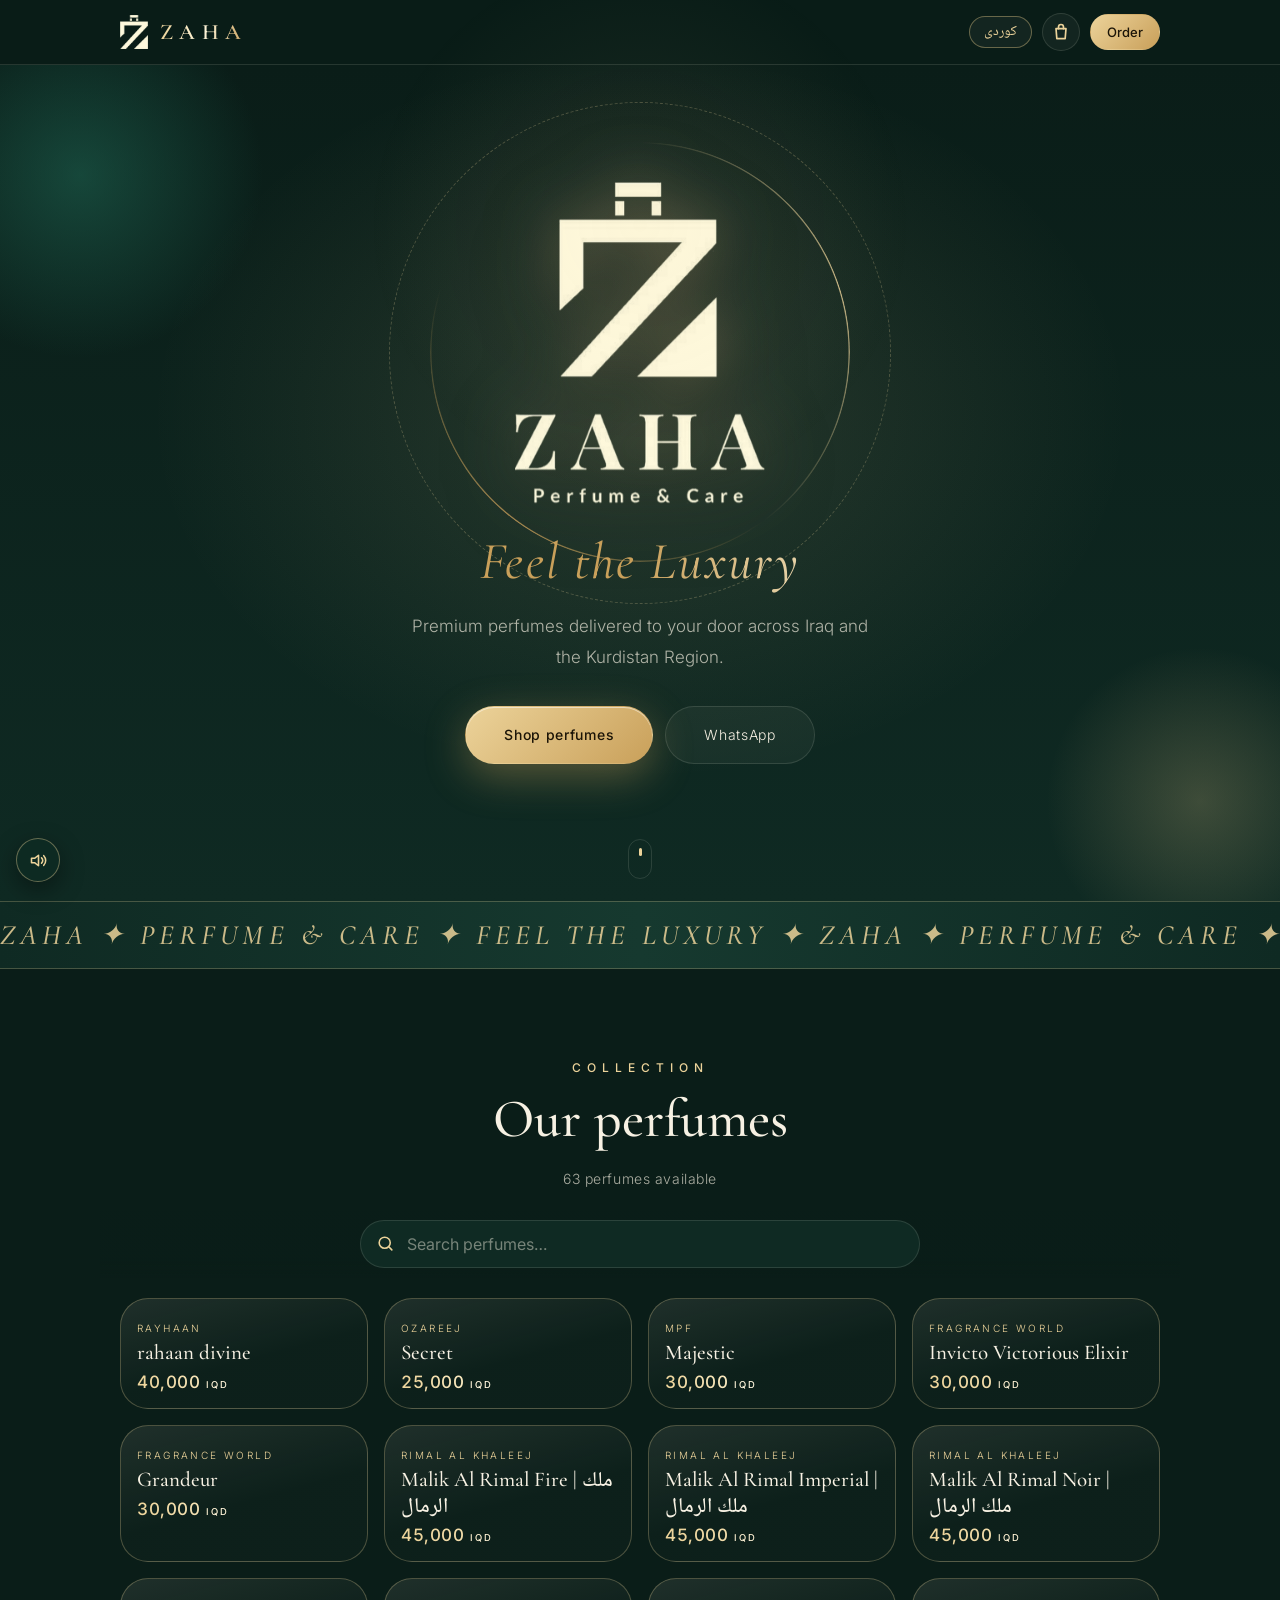
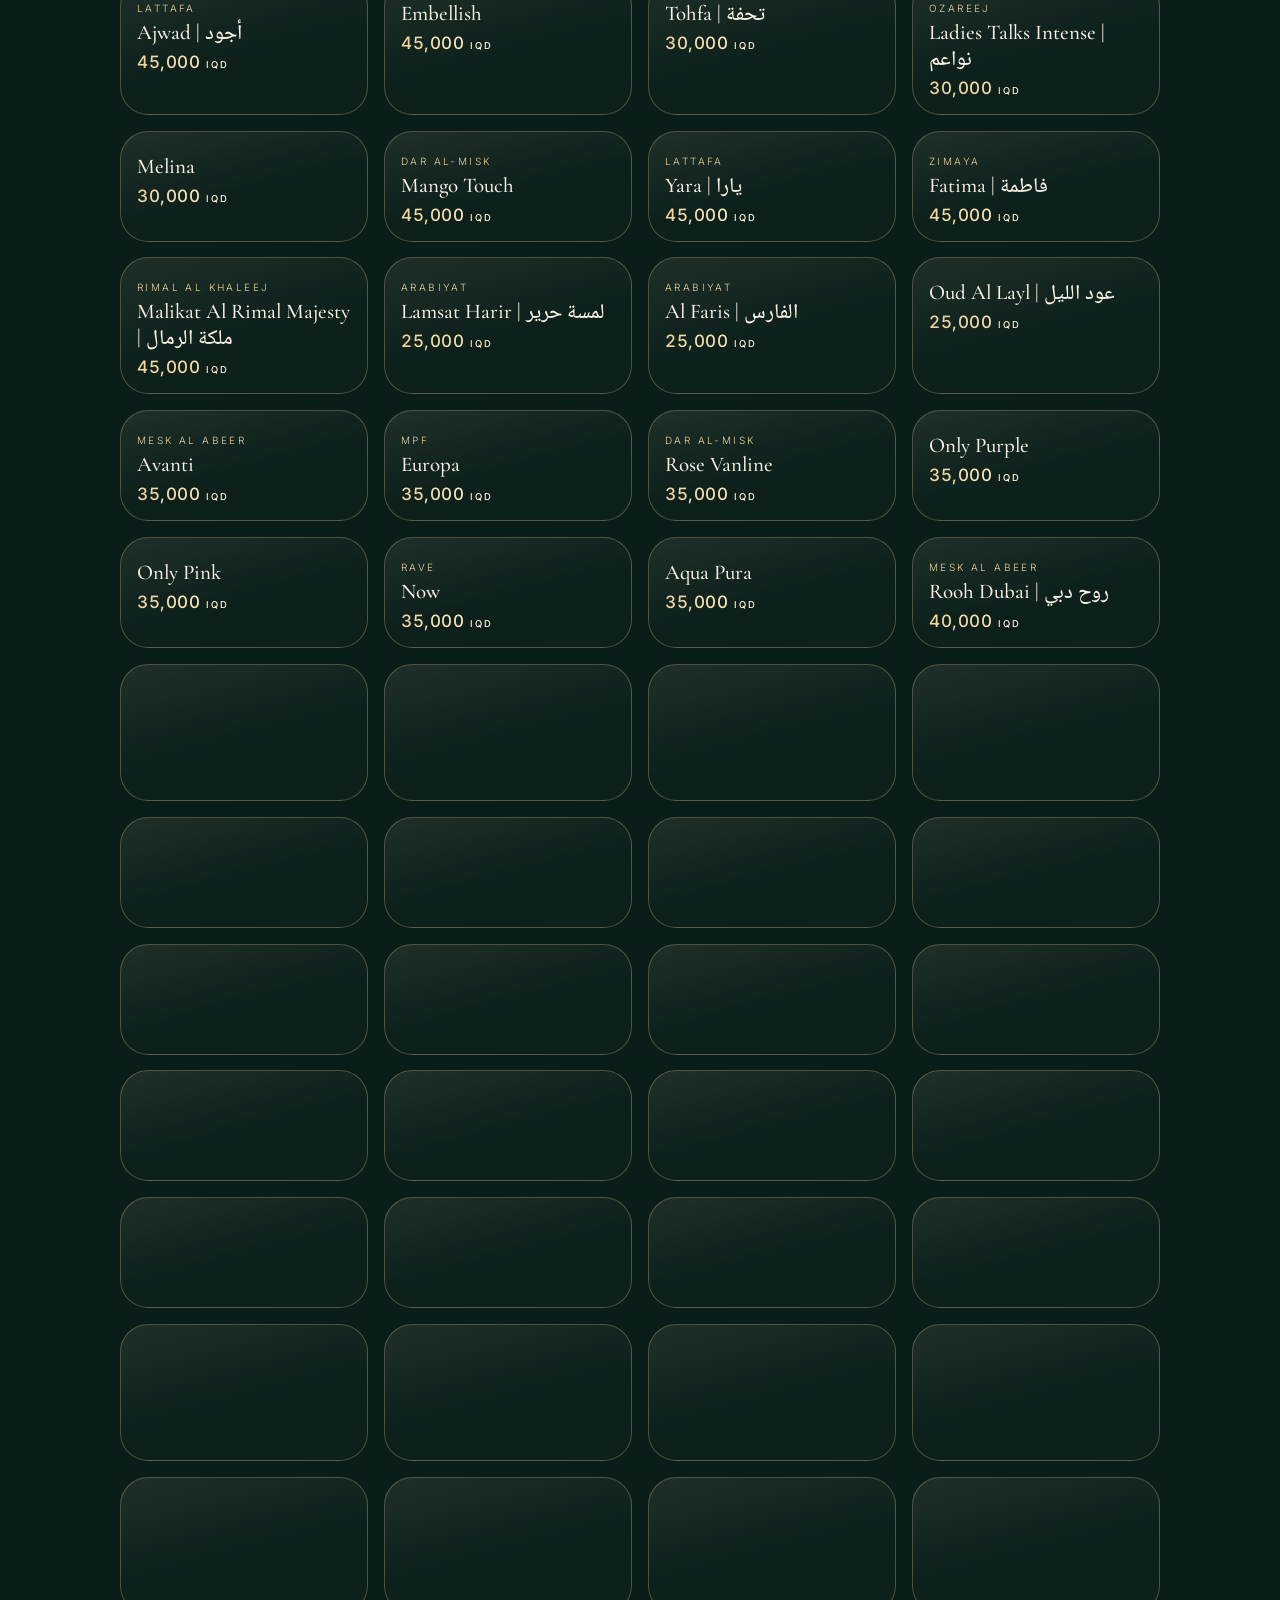
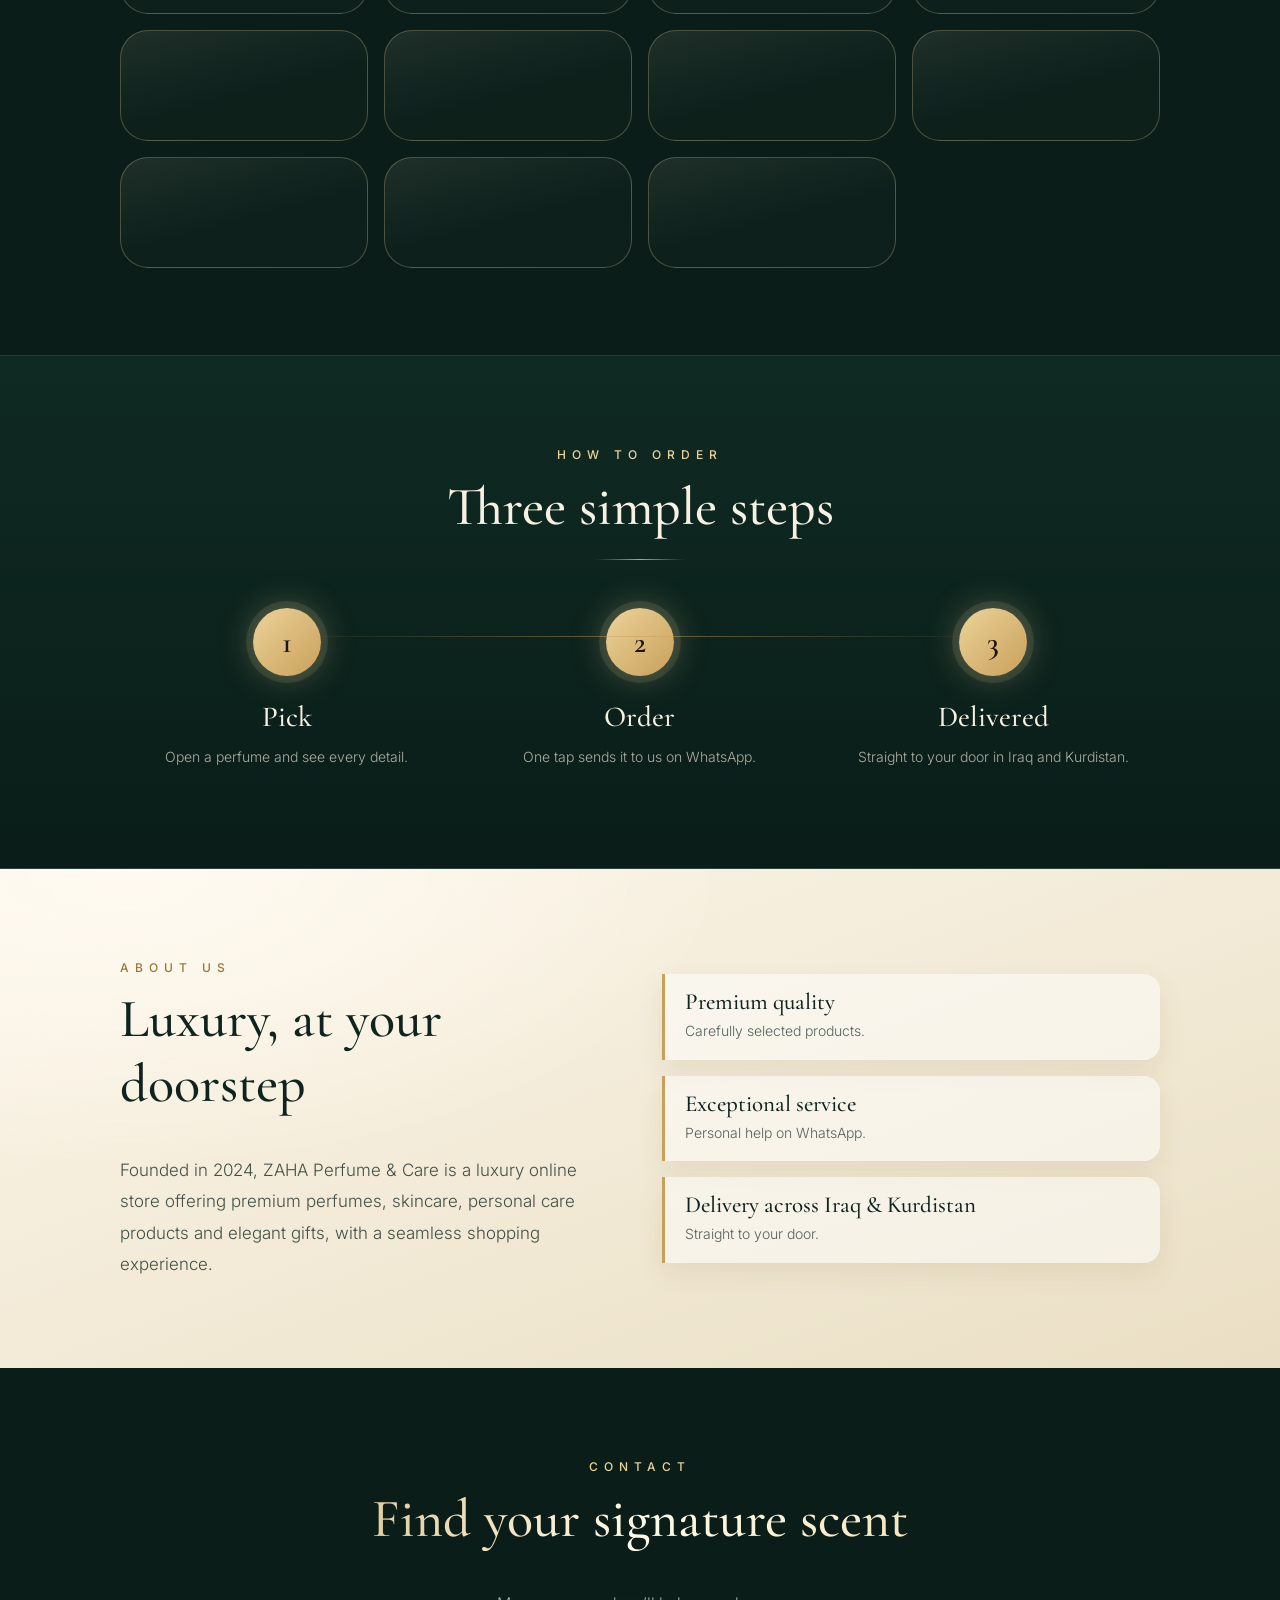
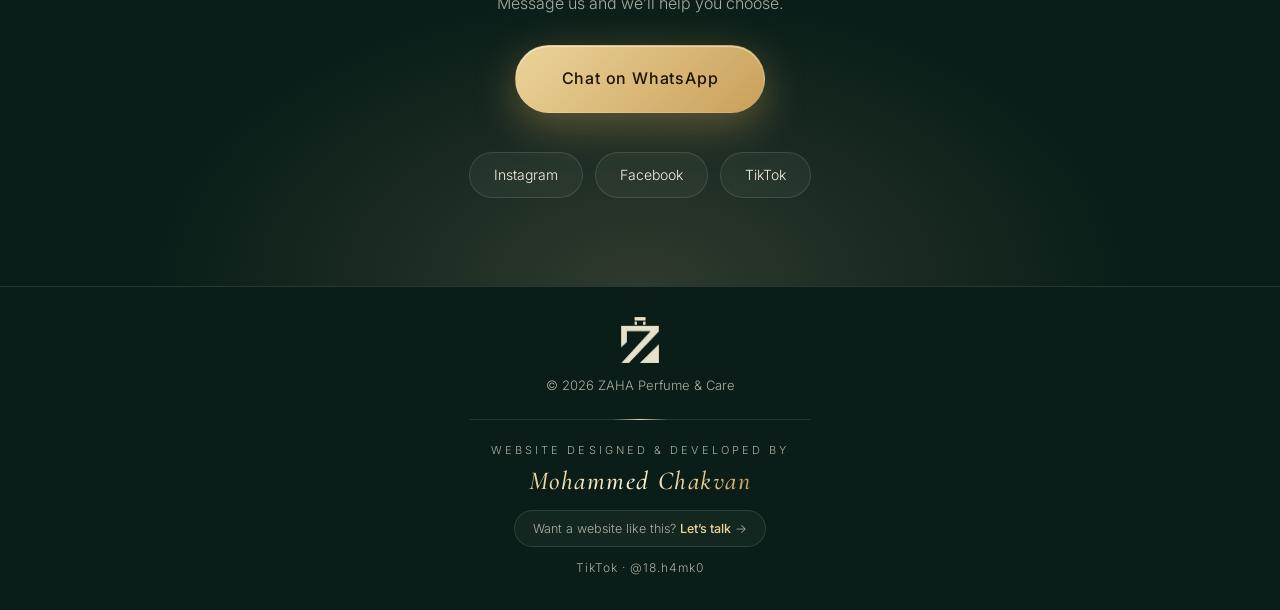
<file: index.html>
<!DOCTYPE html>
<html lang="en" dir="ltr">
<head>
<meta charset="utf-8">
<meta name="viewport" content="width=device-width, initial-scale=1, viewport-fit=cover">
<meta name="theme-color" content="#0b1f1a">
<link rel="icon" href="favicon.png">
<title>ZAHA | Perfume &amp; Care</title>
<meta name="description" content="ZAHA Perfume &amp; Care: premium perfumes delivered across Iraq and the Kurdistan Region.">
<link rel="preconnect" href="https://fonts.googleapis.com"><link rel="preconnect" href="https://fonts.gstatic.com" crossorigin>
<link href="https://fonts.googleapis.com/css2?family=Cormorant+Garamond:ital,wght@0,400;0,500;0,600;1,400&amp;family=Inter:wght@300;400;500&amp;family=Noto+Naskh+Arabic:wght@400;600&amp;display=swap" rel="stylesheet">
<link rel="stylesheet" href="style.css?v=5">
</head>
<body>
<div class="splash" aria-hidden="true"><img src="logo-mark.png" alt=""></div>
<div class="prog" id="prog"></div>
<header><div class="wrap bar">
<a class="logo" href="#top"><img src="logo-mark.png" alt=""><span>ZAHA</span></a>
<div class="tools"><button type="button" class="pill lang" id="langBtn" aria-label="Language">کوردی</button><button type="button" class="cartbtn" id="cartBtn" aria-label="Cart"><svg viewBox="0 0 24 24" fill="none" stroke="currentColor" stroke-width="2" stroke-linecap="round" stroke-linejoin="round" aria-hidden="true"><path d="M6 8h12l-1 12H7L6 8z"/><path d="M9 8V6a3 3 0 0 1 6 0v2"/></svg><span class="bd" id="cc" hidden>0</span></button><a class="pill solid" href="https://wa.me/9647509316163" target="_blank" rel="noopener" data-t="order_h">Order</a></div>
</div></header>
<main id="top">
<div class="hero"><i class="glow g1"></i><i class="glow g2"></i><div class="wrap">
<img class="hero-logo" src="logo.png" alt="ZAHA Perfume &amp; Care">
<div class="tag">Feel the Luxury</div>
<p class="sub" data-t="sub">Premium perfumes delivered to your door across Iraq and the Kurdistan Region.</p>
<div class="btns"><a class="btn fill" href="#collections" data-t="shop">Shop perfumes</a><a class="btn" href="https://wa.me/9647509316163" target="_blank" rel="noopener" data-t="wa">WhatsApp</a></div>
</div><a class="cue" href="#collections" aria-label="Scroll"><i></i></a></div>

<div class="marq" aria-hidden="true"><div class="mt"><span>ZAHA ✦ PERFUME &amp; CARE ✦ FEEL THE LUXURY ✦ </span><span>ZAHA ✦ PERFUME &amp; CARE ✦ FEEL THE LUXURY ✦ </span><span>ZAHA ✦ PERFUME &amp; CARE ✦ FEEL THE LUXURY ✦ </span><span>ZAHA ✦ PERFUME &amp; CARE ✦ FEEL THE LUXURY ✦ </span></div></div>

<section id="collections"><div class="wrap">
<div class="eyebrow rv" data-t="col">Collection</div>
<h2 class="rv" data-t="ours">Our perfumes</h2>
<p class="count-line" id="countLine" aria-live="polite"></p>
<div class="searchbar" id="searchbar"><div class="sb-in">
<svg viewBox="0 0 24 24" fill="none" stroke="currentColor" stroke-width="2" stroke-linecap="round" stroke-linejoin="round" aria-hidden="true"><circle cx="11" cy="11" r="7"/><path d="m20 20-3.5-3.5"/></svg>
<input id="q" type="search" placeholder="Search perfumes… | ل وێ گولاڤێ بگەرە یا د لێ تە دخازیت " enterkeyhint="search" autocomplete="off" autocapitalize="off" spellcheck="false" aria-label="Search perfumes">
<button type="button" id="qClear" class="hide" aria-label="Clear">✕</button>
</div></div>
<div class="pgrid shop" id="shop"></div>
</div></section>

<section class="steps"><div class="wrap">
<div class="eyebrow rv" data-t="how">How to order</div>
<h2 class="rv" data-t="three">Three simple steps</h2>
<div class="grid3">
<div class="step rv"><b>1</b><h3 data-t="s1h">Pick</h3><p data-t="s1p">Open a perfume and see every detail.</p></div>
<div class="step rv"><b>2</b><h3 data-t="s2h">Order</h3><p data-t="s2p">One tap sends it to us on WhatsApp.</p></div>
<div class="step rv"><b>3</b><h3 data-t="s3h">Delivered</h3><p data-t="s3p">Straight to your door in Iraq and Kurdistan.</p></div>
</div></div></section>

<section class="ivory" id="about"><div class="wrap about">
<div class="rv"><div class="eyebrow" data-t="ab">About us</div>
<h2 data-t="abh">Luxury, at your doorstep</h2>
<p data-t="abp">Founded in 2024, ZAHA Perfume & Care is a luxury online store offering premium perfumes, skincare, personal care products and elegant gifts, with a seamless shopping experience.</p></div>
<div class="feat rv">
<div><b data-t="f1">Premium quality</b><span data-t="f1s">Carefully selected products.</span></div>
<div><b data-t="f2">Exceptional service</b><span data-t="f2s">Personal help on WhatsApp.</span></div>
<div><b data-t="f3">Delivery across Iraq & Kurdistan</b><span data-t="f3s">Straight to your door.</span></div>
</div></div></section>

<section id="contact"><div class="wrap cta">
<div class="eyebrow rv" data-t="ct">Contact</div>
<h2 class="rv" data-t="cth">Find your signature scent</h2>
<p class="rv" data-t="ctp">Message us and we’ll help you choose.</p>
<a class="btn fill rv" href="https://wa.me/9647509316163" target="_blank" rel="noopener" data-t="cwa">Chat on WhatsApp</a>
<div class="soc rv">
<a class="pill" href="https://www.instagram.com/zaha_perfume_care" target="_blank" rel="noopener">Instagram</a>
<a class="pill" href="https://www.facebook.com/share/1GRAE7VTtz/" target="_blank" rel="noopener">Facebook</a>
<a class="pill" href="https://www.tiktok.com/@zaha_perfume_care" target="_blank" rel="noopener">TikTok</a>
</div></div></section>
</main>
<footer><img src="logo-mark.png" alt="">© 2026 ZAHA Perfume &amp; Care
<div class="credit"><span class="credit-line">Website designed &amp; developed by</span>
<a class="credit-name" href="https://wa.me/9647508863907" target="_blank" rel="noopener">Mohammed Chakvan</a>
<a class="credit-cta" href="https://wa.me/9647508863907" target="_blank" rel="noopener">Want a website like this? <b>Let’s talk</b> →</a>
<a class="credit-tt" href="https://www.tiktok.com/@18.h4mk0?_r=1&amp;_t=ZS-9Aef3ol1jYz" target="_blank" rel="noopener">TikTok · @18.h4mk0</a></div></footer>

<div class="dt" id="dt" aria-hidden="true"><div class="dt-sheet" role="dialog" aria-modal="true"><button type="button" class="dt-x" id="dtX" aria-label="Close">✕</button><div id="dtBody"></div></div></div>

<div class="dt" id="ct" aria-hidden="true"><div class="dt-sheet" role="dialog" aria-modal="true"><button type="button" class="dt-x" id="ctX" aria-label="Close">✕</button><div class="ct-in" id="ctBody"></div></div></div>
<button type="button" class="snd" id="snd" aria-label="Sound" aria-pressed="true"><svg viewBox="0 0 24 24" fill="none" stroke="currentColor" stroke-width="1.8" stroke-linecap="round" stroke-linejoin="round"><path d="M4 9.5h3.5L12 6v12l-4.5-3.5H4z"/><path class="w" d="M15.5 9a4 4 0 0 1 0 6M18 6.5a8 8 0 0 1 0 11"/><path class="x" d="M15.5 9.5l5 5m0-5l-5 5"/></svg></button>
<div class="toast" id="toast" role="status" aria-live="polite"></div>

<script src="config.js"></script>
<script src="script.js?v=4" defer></script>
<script src="luxe.js?v=1" defer></script>
</body>
</html>
</file>
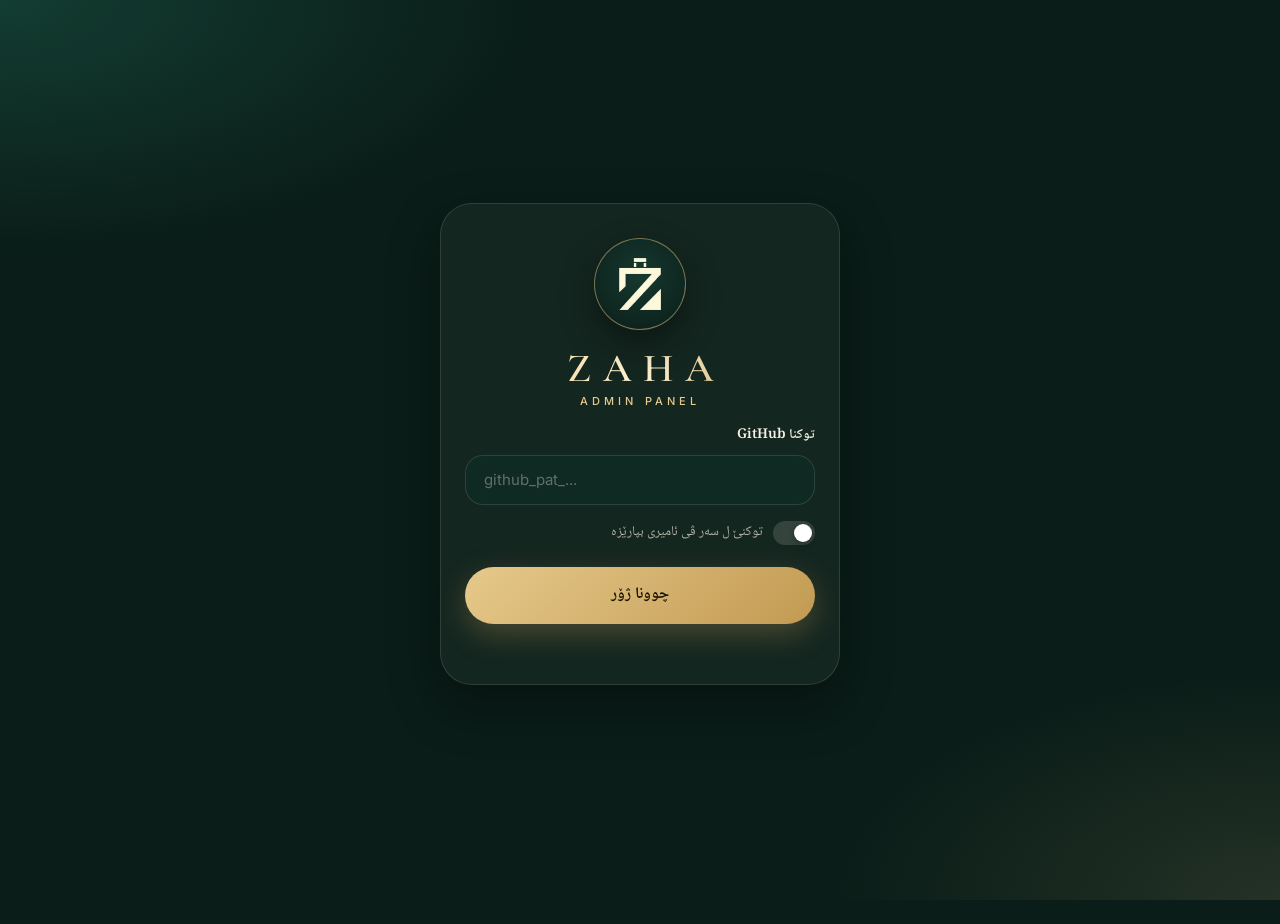
<file: admin.html>
<!DOCTYPE html>
<html lang="ku" dir="rtl"><head><meta charset="UTF-8"><meta name="robots" content="noindex,nofollow"><meta name="viewport" content="width=device-width,initial-scale=1,viewport-fit=cover">
<meta name="theme-color" content="#0a1d18">
<title>پانێلا ئەدمین | ZAHA</title><link rel="icon" href="favicon.png">
<link rel="preconnect" href="https://fonts.googleapis.com"><link rel="preconnect" href="https://fonts.gstatic.com" crossorigin>
<link href="https://fonts.googleapis.com/css2?family=Cormorant+Garamond:ital,wght@0,500;0,600;1,400&family=Inter:wght@300;400;500&family=Noto+Naskh+Arabic:wght@400;600&display=swap" rel="stylesheet">
<style>
*{box-sizing:border-box;margin:0;padding:0;-webkit-tap-highlight-color:transparent}[hidden]{display:none!important}
:root{--bg:#0a1d18;--bg2:#0f2a23;--bg3:#16392f;--ivory:#f7f1e3;--gold:#e6c98b;--gold2:#c29a52;--mute:rgba(247,241,227,.68);--line:rgba(247,241,227,.12);--glass:rgba(247,241,227,.045);--red:#f1a0a0;--green:#9fe0b0}
html{background:var(--bg)}
body{font:300 15px/1.8 'Noto Naskh Arabic',Inter,system-ui,sans-serif;color:var(--ivory);padding:14px 14px calc(50px + env(safe-area-inset-bottom,0px));min-height:100vh;
 background:radial-gradient(60% 40% at 0 0,rgba(36,120,98,.35),transparent 70%),radial-gradient(50% 36% at 100% 100%,rgba(230,201,139,.12),transparent 70%),var(--bg);background-attachment:fixed}
button{font:inherit;border:0;background:none;color:inherit;cursor:pointer}
.w{max-width:560px;margin:0 auto}
.cap{display:block;font:500 11px Inter,sans-serif;letter-spacing:.38em;text-transform:uppercase;color:var(--gold);direction:ltr}
.brandname{display:block;font:600 40px/1.2 'Cormorant Garamond',serif;letter-spacing:.3em;padding-inline-start:.3em;direction:ltr;background:linear-gradient(90deg,var(--gold),#fff3d1,var(--gold2));-webkit-background-clip:text;background-clip:text;color:transparent}
.ring{display:inline-grid;place-items:center;width:92px;height:92px;border-radius:50%;background:radial-gradient(circle at 50% 40%,var(--bg3),var(--bg));border:1px solid rgba(230,201,139,.5);box-shadow:0 14px 34px rgba(0,0,0,.4)}.ring img{height:52px;width:auto;display:block}
label{display:block;font-weight:600;font-size:13.5px;margin:16px 0 6px;color:var(--ivory)}
input:not([type=checkbox]):not([type=radio]),select,textarea{width:100%;padding:12px 18px;border-radius:18px;border:1px solid var(--line);background:var(--bg2);color:var(--ivory);font:400 15px/1.6 Inter,'Noto Naskh Arabic',sans-serif;transition:border-color .2s,box-shadow .2s;-webkit-appearance:none;appearance:none}
textarea{resize:vertical;min-height:84px;border-radius:20px}
input::placeholder,textarea::placeholder{color:rgba(247,241,227,.35)}
input:focus,select:focus,textarea:focus{outline:0;border-color:var(--gold);box-shadow:0 0 0 3px rgba(230,201,139,.16)}
.ltr{direction:ltr;text-align:start}
.go{position:relative;overflow:hidden;display:block;width:100%;margin-top:22px;padding:14px;border-radius:40px;background:linear-gradient(135deg,var(--gold),var(--gold2));color:#1b1407;font-weight:600;font-size:16px;box-shadow:0 10px 30px rgba(194,154,82,.3);transition:transform .2s}
.go:active{transform:scale(.97)}.go:disabled{opacity:.55}
.ghost{padding:6px 16px;border-radius:30px;background:var(--glass);border:1px solid var(--line);font-size:13px;font-weight:600;color:var(--ivory);display:inline-block;transition:.25s}.ghost:hover{border-color:var(--gold);color:var(--gold)}
.msg{min-height:24px;margin-top:10px;text-align:center;color:var(--gold);font-weight:600;font-size:13.5px}
.lg{min-height:calc(100vh - 40px);display:grid;place-items:center}
.lg-card{width:100%;max-width:400px;text-align:center;padding:34px 24px 26px;border-radius:32px;background:var(--glass);border:1px solid var(--line);box-shadow:0 20px 50px rgba(0,0,0,.35)}
.lg-card label{text-align:start}.lg-card .brandname{margin-top:14px}.lg-card .cap{margin:2px 0 10px}
.sw{display:flex!important;align-items:center;gap:10px;font-weight:400!important;color:var(--mute)!important;cursor:pointer}.sw input{display:none}
.sw i{flex:none;width:42px;height:24px;border-radius:99px;background:rgba(247,241,227,.14);position:relative;transition:.25s}
.sw i::after{content:"";position:absolute;top:3px;inset-inline-start:3px;width:18px;height:18px;border-radius:50%;background:#fff;box-shadow:0 2px 6px rgba(0,0,0,.3);transition:.25s}
.sw input:checked+i{background:linear-gradient(135deg,var(--gold),var(--gold2))}.sw input:checked+i::after{inset-inline-start:21px}
.bar{position:sticky;top:calc(8px + env(safe-area-inset-top,0px));z-index:20;display:flex;justify-content:space-between;align-items:center;gap:8px;padding:7px 8px 7px 14px;border-radius:99px;background:rgba(10,29,24,.94);border:1px solid var(--line);box-shadow:0 10px 30px rgba(0,0,0,.35);margin-bottom:16px}
.bb{display:flex;align-items:center;gap:10px;direction:ltr}.bb img{height:30px;width:auto}.bb b{display:block;font:600 16px 'Cormorant Garamond',serif;letter-spacing:.3em;line-height:1.1}.bb .cap{font-size:8.5px;letter-spacing:.34em}
.bar-r{display:flex;gap:6px}
.stats{display:grid;grid-template-columns:repeat(3,1fr);gap:10px;margin-bottom:16px}
.st{text-align:center;padding:14px 6px;border-radius:22px;background:var(--glass);border:1px solid var(--line)}
.st b{display:block;font:600 30px/1.1 'Cormorant Garamond',serif;color:var(--gold)}.st span{font-size:12.5px;color:var(--mute)}
.panel{position:relative;padding:24px 18px 20px;margin-bottom:16px;border-radius:28px;background:var(--glass);border:1px solid var(--line)}
.panel::before{content:"";position:absolute;top:-1px;inset-inline:34px;height:1px;background:linear-gradient(90deg,transparent,var(--gold),transparent)}
.panel h2{font:600 24px 'Cormorant Garamond','Noto Naskh Arabic',serif;margin-bottom:2px}
.chips{display:flex;flex-wrap:wrap;gap:8px}.chip{margin:0!important;cursor:pointer}.chip input{display:none}
.chip span{display:block;min-width:46px;text-align:center;padding:6px 16px;border-radius:99px;border:1px solid var(--line);background:var(--glass);font-weight:500;font-size:13.5px;color:var(--mute);transition:.2s}
.chip input:checked+span{background:linear-gradient(135deg,var(--gold),var(--gold2));color:#1b1407;border-color:transparent;font-weight:600}
.two{display:grid;grid-template-columns:1fr 1fr;gap:12px}.two label:first-child{margin-top:16px}
.hint{font-size:12px;color:var(--mute);font-weight:300;margin-top:4px}
.drop{display:flex!important;flex-direction:column;align-items:center;gap:2px;padding:20px;border-radius:22px;border:1.5px dashed rgba(230,201,139,.5);background:rgba(230,201,139,.05);text-align:center;color:var(--mute);cursor:pointer;font-weight:300!important}
.drop b{color:var(--gold);font-size:15px;font-weight:600}.drop input{display:none}
.pv{display:flex;gap:8px;overflow-x:auto;margin-top:10px}.pv img{flex:none;width:60px;height:74px;object-fit:cover;border-radius:14px;border:1px solid var(--line)}.pv img:first-child{border-color:var(--gold)}
.tools{display:flex;gap:8px;margin-top:14px}.tools input{flex:1}
.cats{display:flex;gap:6px;margin:12px 0 4px;overflow-x:auto}.cats button{flex:none;padding:4px 16px;border-radius:99px;border:1px solid var(--line);background:var(--glass);font-size:13px;color:var(--mute)}.cats button.on{background:linear-gradient(135deg,var(--gold),var(--gold2));color:#1b1407;border-color:transparent;font-weight:600}
.it{display:flex;align-items:center;gap:12px;padding:12px 0;border-top:1px solid var(--line);content-visibility:auto;contain-intrinsic-size:auto 94px}.it:first-child{border-top:0}
.th{flex:none;width:58px;height:72px;border-radius:16px;overflow:hidden;background:radial-gradient(circle at 50% 38%,var(--bg3),var(--bg2));display:grid;place-items:center;font-size:22px;border:1px solid var(--line)}.th img{width:100%;height:100%;object-fit:cover}
.in{flex:1;min-width:0}.in small{display:block;font:500 10px Inter,sans-serif;letter-spacing:.2em;text-transform:uppercase;color:var(--gold);direction:ltr;text-align:start}.in b{display:block;font:600 17px/1.3 'Cormorant Garamond','Noto Naskh Arabic',serif;white-space:nowrap;overflow:hidden;text-overflow:ellipsis}
.pr{font:500 14px Inter,sans-serif;color:var(--gold);direction:ltr;text-align:start}.pr small{display:inline;font-size:10px;letter-spacing:.15em;color:var(--mute)}
.ch{display:flex;flex-wrap:wrap;gap:4px;margin-top:3px}.ch i,.ch em{font-style:normal;font-size:11px;padding:0 9px;border-radius:99px;background:var(--glass);border:1px solid var(--line);color:var(--mute)}.ch em{font-weight:600;border-color:rgba(159,224,176,.4);color:var(--green)}.ch em.x{border-color:rgba(241,160,160,.45);color:var(--red)}
.it.so .th img{filter:grayscale(1);opacity:.45}.it.so .in b{opacity:.6}
.ac{display:flex;flex-direction:column;gap:6px}.ac button{width:36px;height:36px;border-radius:50%;display:grid;place-items:center;background:var(--glass);border:1px solid var(--line);color:var(--gold);transition:.2s}
.ac button:active{transform:scale(.88)}.ac button.d{color:var(--red)}
.i{width:18px;height:18px;fill:none;stroke:currentColor;stroke-width:1.8;stroke-linecap:round;stroke-linejoin:round}
.none{text-align:center;color:var(--mute);padding:26px 0}
@media(prefers-reduced-motion:reduce){*{transition:none!important}}
</style></head><body><div class="w">

<!-- ========== چوونا ژۆر ========== -->
<div id="login" class="lg"><div class="lg-card">
<span class="ring"><img src="logo-mark.png" alt=""></span>
<span class="brandname">ZAHA</span><span class="cap">Admin Panel</span>
<label>توکنا GitHub</label><input id="tk" class="ltr" type="password" placeholder="github_pat_..." autocomplete="off">
<label class="sw"><input type="checkbox" id="rm"><i></i><span>توکنێ ل سەر ڤی ئامیری بپارێزە</span></label>
<button class="go" onclick="signIn()">چوونا ژۆر</button><p id="lm" class="msg"></p></div></div>

<!-- ========== پانێل ========== -->
<div id="app" hidden>
<div class="bar"><div class="bb"><img src="logo-mark.png" alt=""><div><b>ZAHA</b><span class="cap">Admin Panel</span></div></div>
<div class="bar-r"><a class="ghost" href="index.html" target="_blank">وێبسایت</a><button class="ghost" onclick="signOut()">دەرکەفتن</button></div></div>
<div class="stats" id="stats"></div>

<section class="panel"><span class="cap" style="text-align:start">New perfume</span><h2>عطرەکێ نوی</h2>
<label>ناڤ</label><input id="n" placeholder="Example | مثال">
<label>براند (ئارەزوومەندانە)</label><input id="b" class="ltr">
<label>بەش</label><div class="chips">
 <label class="chip"><input type="radio" name="cat" value="men" checked><span>پیاوان</span></label>
 <label class="chip"><input type="radio" name="cat" value="women"><span>ئافرەتان</span></label></div>
<div class="two"><div><label>نرخ (دینار)</label><input id="p" class="ltr" inputmode="numeric" placeholder="45000"></div>
<div><label>قەبارە</label><input id="s" class="ltr" placeholder="100ml"></div></div>
<p class="hint">ئەگەر نرخ نزانی ڤالا بهێلە، دێ بنڤیسیت «نرخ ب پەیوەندیێ».</p>
<label>نیشانە (ئارەزوومەندانە)</label><input id="tg" class="ltr" placeholder="Free deo / New / Best seller">
<label>وەسف (ئارەزوومەندانە)</label><textarea id="d"></textarea>
<label>بۆنێن سەرەکی (ئارەزوومەندانە)</label><input id="nt" class="ltr" placeholder="Oud, Vanilla, Musk"><p class="hint">ب کۆما (,) ژێک جودا بکە.</p>
<label>وێنە</label><label class="drop"><b>＋ وێنەی هەلبژێرە</b><span>یا ئێکێ دێ بیتە وێنەیێ سەرەکی</span><input id="f" type="file" accept="image/*" multiple></label><div class="pv" id="pv"></div>
<label class="sw"><input type="checkbox" id="ft"><i></i><span>نیشانکرن ب «هەلبژارتی»</span></label>
<button class="go" id="ab" onclick="add()">زێدەکرن</button><p id="msg" class="msg"></p></section>

<section class="panel"><span class="cap" style="text-align:start">Collection</span><h2>عطرێن هەین</h2>
<div class="tools"><input id="q" type="search" placeholder="بگەڕێ..." autocomplete="off"></div>
<div class="cats" id="cats"></div>
<div id="list"></div></section>
</div></div>

<script src="config.js"></script>
<script>
const $=id=>document.getElementById(id),say=t=>$('msg').textContent=t,esc=s=>String(s??'').replace(/[&<>"']/g,c=>({'&':'&amp;','<':'&lt;','>':'&gt;','"':'&quot;',"'":'&#39;'}[c]));
const G={o:CFG.GH_OWNER,r:CFG.GH_REPO,b:CFG.GH_BRANCH||''};let TK='',L=[],fq='',fc='all';
try{TK=localStorage.getItem('tk')||''}catch(e){}
if(!G.o||!G.r)$('lm').textContent='⚠️ ناڤێ GitHub و repository ل config.js پڕ بکە';
const num=s=>+String(s).replace(/[٠-٩]/g,d=>'٠١٢٣٤٥٦٧٨٩'.indexOf(d)).replace(/[^\d]/g,'')||null;
const api=(p,o={})=>fetch(`https://api.github.com/repos/${G.o}/${G.r}/contents/${p}`,{cache:'no-store',...o,headers:{Authorization:'Bearer '+TK,Accept:'application/vnd.github+json'}});
const bd=o=>JSON.stringify(G.b?{...o,branch:G.b}:o);
const enc=s=>{let b='';new TextEncoder().encode(s).forEach(c=>b+=String.fromCharCode(c));return btoa(b)};
const dec=b=>new TextDecoder().decode(Uint8Array.from(atob(b.replace(/\s/g,'')),c=>c.charCodeAt(0)));
$('f').onchange=()=>{$('pv').innerHTML=[...$('f').files].map(f=>`<img src="${URL.createObjectURL(f)}" alt="">`).join('')};

/* ---------- GitHub ---------- */
async function get(){const r=await api('products.json'+(G.b?'?ref='+encodeURIComponent(G.b):''));
 if(r.ok){const j=await r.json();return{data:JSON.parse(dec(j.content)),sha:j.sha}}
 let m='';try{m=(await r.json()).message||''}catch(e){}
 if(r.status===401)throw new Error('توکن خەلەتە یان بوویە کۆن');
 if(r.status===404){
  const rr=await fetch(`https://api.github.com/repos/${G.o}/${G.r}`,{headers:{Authorization:'Bearer '+TK,Accept:'application/vnd.github+json'}});
  if(!rr.ok)throw new Error('repository نەهاتە دیتن. GH_OWNER و GH_REPO ل config.js ڕاست بکە، و ببینە توکن مافێ ڤی repositoryی هەیە');
  if(/ref|branch|commit/i.test(m))throw new Error('branch نەهاتە دیتن. GH_BRANCH ل config.js بگۆڕە (main یان master) یان ڤالا بهێلە');
  return{data:[]}}
 throw new Error('GitHub '+r.status+(m?': '+m:''))}
async function mutate(fn,msg){const {data,sha}=await get(),nd=fn(data);
 const r=await api('products.json',{method:'PUT',body:bd({message:msg,content:enc(JSON.stringify(nd,null,1)),sha})});
 if(!r.ok)throw new Error((await r.json()).message||r.status);return nd}
function shrink(file){return new Promise(r=>{const i=new Image();i.onload=()=>{const k=Math.min(1,900/i.width),c=document.createElement('canvas');c.width=Math.round(i.width*k);c.height=Math.round(i.height*k);c.getContext('2d').drawImage(i,0,0,c.width,c.height);c.toBlob(r,'image/jpeg',.82)};i.src=URL.createObjectURL(file)})}
async function upImg(f){const b=await shrink(f),data=await new Promise(r=>{const x=new FileReader();x.onload=()=>r(x.result.split(',')[1]);x.readAsDataURL(b)}),path='images/'+Date.now()+Math.random().toString(36).slice(2,6)+'.jpg';
 const r=await api(path,{method:'PUT',body:bd({message:'add image',content:data})});
 if(!r.ok)throw new Error((await r.json()).message||r.status);return path}

/* ---------- چوونا ژۆر / دەرکەفتن ---------- */
async function show(){if(!TK){$('login').hidden=false;$('app').hidden=true;return}
 try{L=(await get()).data;$('lm').textContent='';$('login').hidden=true;$('app').hidden=false;draw()}catch(e){$('lm').textContent=e.message;$('login').hidden=false;$('app').hidden=true}}
function signIn(){TK=$('tk').value.trim();if(!TK){$('lm').textContent='توکنێ بنڤیسە';return}$('lm').textContent='دهێتە پشکنین...';try{if($('rm').checked)localStorage.setItem('tk',TK)}catch(e){}show()}
function signOut(){TK='';try{localStorage.removeItem('tk')}catch(e){}$('tk').value='';show()}

/* ---------- زێدەکرن ---------- */
async function add(){const n=$('n').value.trim();if(!n)return alert('ناڤی بنڤیسە');
 $('ab').disabled=true;
 try{say('وێنە دهێنە بارکرن...');const im=[];for(const f of $('f').files)im.push(await upImg(f));
  say('عطر دهێتە پاراستن...');
  const o={id:Date.now(),cat:document.querySelector('input[name=cat]:checked').value,name:n,brand:$('b').value.trim(),size:$('s').value.trim(),price:num($('p').value),
   desc:$('d').value.trim(),notes:$('nt').value.split(/[,،]/).map(x=>x.trim()).filter(Boolean),img:im[0]||'',imgs:im.slice(1),tag:$('tg').value.trim(),featured:$('ft').checked,stock:true};
  L=await mutate(d=>[o,...d],'add perfume');
  ['n','b','p','s','tg','d','nt','f'].forEach(k=>$(k).value='');$('pv').innerHTML='';$('ft').checked=false;
  say('✅ زێدە بوو! دەمەکێ کێم خوو بگرە هەتا وێبسایت نوی دبیت');draw()}
 catch(e){say('خەلەتی: '+e.message)}$('ab').disabled=false}

/* ---------- نرخ / بەردەستبوون / سڕین ---------- */
async function act(id,t){try{let pr;
 if(t==='d'&&!confirm('تو پشتڕاستی دڤێت ڤی عطری ژێ ببەی؟'))return;
 if(t==='p'){const v=prompt('نرخێ نوی (دینار):');if(v===null)return;pr=num(v)}
 say('دهێتە پاراستن...');
 L=await mutate(d=>t==='d'?d.filter(p=>p.id!=id):d.map(p=>p.id!=id?p:t==='s'?{...p,stock:p.stock===false}:{...p,price:pr}),'update perfume');
 say('✅ هاتە پاراستن');draw()}catch(e){say('خەلەتی: '+e.message)}}

/* ---------- نیشاندان ---------- */
const I=d=>`<svg class="i" viewBox="0 0 24 24">${d}</svg>`,
 ic={p:I('<path d="M4 20h4L19 9l-4-4L4 16v4z"/>'),ok:I('<circle cx="12" cy="12" r="9"/><path d="M8 12l3 3 5-6"/>'),no:I('<circle cx="12" cy="12" r="9"/><path d="M6 6l12 12"/>'),d:I('<path d="M5 7h14M10 11v6M14 11v6M7 7l1 13h8l1-13M9 7V4h6v3"/>')};
const norm=t=>String(t||'').toLowerCase().normalize('NFKD').replace(/[\u0300-\u036f\u064b-\u065f\u0640]/g,'');
const CN={men:'پیاوان',women:'ئافرەتان'};
function setC(c){fc=c;drawList()}
function draw(){const so=L.filter(p=>p.stock===false).length;
 $('stats').innerHTML=`<div class="st"><b>${L.length}</b><span>عطر</span></div><div class="st"><b>${L.length-so}</b><span>ئامادە</span></div><div class="st"><b>${so}</b><span>تەمام بوو</span></div>`;
 $('cats').innerHTML=[['all','هەمی'],['men','پیاوان'],['women','ئافرەتان']].map(([k,v])=>`<button class="${fc===k?'on':''}" onclick="setC('${k}')">${v}</button>`).join('');
 drawList()}
function drawList(){
 document.querySelectorAll('#cats button').forEach((b,i)=>b.classList.toggle('on',['all','men','women'][i]===fc));
 const q=norm(fq).trim(),rows=L.filter(p=>(fc==='all'||p.cat===fc)&&(!q||norm([p.name,p.brand,p.size,p.tag].join(' ')).includes(q)));
 $('list').innerHTML=rows.map(p=>{const so=p.stock===false;return `<div class="it${so?' so':''}"><div class="th">${p.img?`<img src="${esc(p.img)}" loading="lazy" decoding="async" alt="">`:'🧴'}</div><div class="in">${p.brand?`<small>${esc(p.brand)}</small>`:''}<b>${esc(p.name)}</b><div class="pr">${p.price?p.price.toLocaleString('en')+' <small>IQD</small>':'—'}</div><div class="ch">${p.cat?`<i>${CN[p.cat]||esc(p.cat)}</i>`:''}${p.size?`<i>${esc(p.size)}</i>`:''}${p.tag?`<i>${esc(p.tag)}</i>`:''}${so?'<em class="x">تەمام بوو</em>':'<em>ئامادە</em>'}</div></div><div class="ac"><button title="نرخ" onclick="act(${+p.id},'p')">${ic.p}</button><button title="${so?'ئامادەیە':'تەمام بوو'}" onclick="act(${+p.id},'s')">${so?ic.ok:ic.no}</button><button class="d" title="سڕین" onclick="act(${+p.id},'d')">${ic.d}</button></div></div>`}).join('')||'<p class="none">هیچ عطرەک نەهاتە دیتن</p>'}
let qt;$('q').addEventListener('input',e=>{clearTimeout(qt);qt=setTimeout(()=>{fq=e.target.value;drawList()},150)});
show();
</script></body></html>
</file>
<file: style.css>
*{box-sizing:border-box;margin:0}
:root{--bg:#0a1d18;--bg2:#0f2a23;--bg3:#16392f;--ivory:#f7f1e3;--gold:#e6c98b;--gold2:#c29a52;--mute:rgba(247,241,227,.68);--line:rgba(247,241,227,.12);--glass:rgba(247,241,227,.045);--rose:#e9b7a4;
padding-top:env(safe-area-inset-top,0px);padding-bottom:env(safe-area-inset-bottom,0px)}
html{scroll-behavior:smooth;scroll-padding-top:70px;background:var(--bg)}
body{background:var(--bg);color:var(--ivory);font:300 16px/1.85 Inter,'Noto Naskh Arabic',system-ui,sans-serif;overflow-x:hidden}
[dir=rtl] body{font-family:'Noto Naskh Arabic',Inter,sans-serif}
a{color:inherit;text-decoration:none}
button{font:inherit;color:inherit}
.hide{display:none!important}
.wrap{max-width:1080px;margin:auto;padding:0 20px}
h1,h2,h3{font-family:'Cormorant Garamond','Noto Naskh Arabic',serif;font-weight:500}
header{position:sticky;top:0;z-index:20;background:rgba(10,29,24,.94);border-bottom:1px solid var(--line)}
.bar{display:flex;align-items:center;justify-content:space-between;height:64px}
.logo{display:flex;align-items:center;gap:12px}
.logo img{height:34px;width:auto}
.logo span{font:600 22px 'Cormorant Garamond',serif;letter-spacing:.3em}
.tools{display:flex;gap:10px;align-items:center}
.pill{border:1px solid var(--line);background:var(--glass);border-radius:30px;padding:5px 16px;font-size:13px;cursor:pointer;transition:.3s;display:inline-block}
.pill:hover{border-color:var(--gold);color:var(--gold)}
.pill.solid{background:linear-gradient(135deg,var(--gold),var(--gold2));border-color:transparent;color:#1b1407;font-weight:500}
.hero{position:relative;overflow:hidden;min-height:calc(100vh - 64px);display:grid;place-items:center;text-align:center;padding:50px 0 70px;background:linear-gradient(180deg,var(--bg),var(--bg2))}
.glow{position:absolute;border-radius:50%;pointer-events:none}
.g1{width:380px;height:380px;background:radial-gradient(circle,rgba(36,120,98,.45),transparent 68%);top:-80px;inset-inline-start:-110px;animation:dr 14s ease-in-out infinite}
.g2{width:320px;height:320px;background:radial-gradient(circle,rgba(230,201,139,.22),transparent 68%);bottom:-60px;inset-inline-end:-80px;animation:dr 17s ease-in-out infinite reverse}
@keyframes dr{50%{transform:translate(30px,26px)}}
.hero .wrap{position:relative}
.hero-logo{width:min(250px,60vw);height:auto;display:block;margin:0 auto 22px;filter:drop-shadow(0 12px 30px rgba(0,0,0,.35))}

.tag{font:italic 400 clamp(26px,6vw,40px)/1.4 'Cormorant Garamond','Noto Naskh Arabic',serif;background:linear-gradient(90deg,var(--gold),#fff3d1,var(--gold2));-webkit-background-clip:text;background-clip:text;color:transparent;margin-bottom:12px}
[dir=rtl] .tag{font-style:normal}
.sub{max-width:480px;margin:0 auto 32px;color:var(--mute)}
.btns{display:flex;gap:12px;justify-content:center;flex-wrap:wrap}
.btn{display:inline-block;border:1px solid var(--line);background:var(--glass);padding:13px 32px;border-radius:40px;font-size:14px;letter-spacing:.05em;transition:.3s;cursor:pointer}
.btn:hover{border-color:var(--gold);color:var(--gold)}
.btn.fill{background:linear-gradient(135deg,var(--gold),var(--gold2));border-color:transparent;color:#1b1407;font-weight:500;box-shadow:0 10px 30px rgba(194,154,82,.3)}
.btn.fill:hover{transform:translateY(-2px);color:#1b1407}
section{padding:88px 0}
.eyebrow{font-size:12px;letter-spacing:.38em;text-transform:uppercase;color:var(--gold)}
[dir=rtl] .eyebrow{letter-spacing:0;font-size:14px}
h2{font-size:clamp(34px,7vw,54px);line-height:1.2;margin:8px 0 38px}
.cats{display:grid;grid-template-columns:repeat(2,1fr);gap:14px;max-width:780px;margin:auto}
.cat{position:relative;overflow:hidden;text-align:center;cursor:pointer;border:1px solid var(--line);border-radius:30px;padding:46px 16px 30px;transition:.4s;width:100%}
.cat.men{background:linear-gradient(165deg,#1b5546,#0d241f)}
.cat.women{background:linear-gradient(165deg,#5b4038,#1a2a25)}
.cat .orb{position:absolute;width:170px;height:170px;border-radius:50%;filter:blur(45px);top:-40px;inset-inline-end:-40px;background:rgba(230,201,139,.28);transition:.5s}
.cat.women .orb{background:rgba(233,183,164,.34)}
.cat:hover{--ty:-8px;border-color:var(--gold);box-shadow:0 22px 50px rgba(0,0,0,.4)}
.cat:hover .orb{transform:scale(1.3)}
.cat svg{position:relative;width:54px;height:74px;color:var(--gold);margin-bottom:14px}
.cat.women svg{color:var(--rose)}
.cat h3{position:relative;font-size:34px;line-height:1.2}
.cat p{position:relative;color:var(--mute);font-size:13.5px;margin:6px 0 8px}
.cat .count{position:relative;display:block;font-size:12px;color:var(--gold);margin-bottom:16px;letter-spacing:.08em}
.cat .go{position:relative;display:inline-block;background:var(--ivory);color:#10241f;border-radius:30px;padding:5px 22px;font-size:13px;font-weight:500}
.fstrip{display:flex;gap:14px;overflow-x:auto;padding:4px 20px 18px;scroll-snap-type:x mandatory;-webkit-overflow-scrolling:touch}
.fstrip .pc{flex:0 0 min(210px,58vw);scroll-snap-align:start}
.feat-sec h2{margin-bottom:22px}
.steps{background:var(--bg2)}
.grid3{display:grid;grid-template-columns:repeat(auto-fit,minmax(230px,1fr));gap:20px}
.step{text-align:center;padding:10px}
.step b{display:grid;place-items:center;width:56px;height:56px;margin:0 auto 14px;border-radius:50%;background:linear-gradient(135deg,var(--gold),var(--gold2));font:600 24px 'Cormorant Garamond',serif;color:#1b1407}
.step h3{font-size:25px}.step p{color:var(--mute);font-size:14px}
.ivory{background:linear-gradient(160deg,#fbf6ea,#efe5cf);color:#10241f}
.ivory .eyebrow{color:#9a7633}
.about{display:grid;gap:44px;align-items:center;grid-template-columns:repeat(auto-fit,minmax(260px,1fr))}
.about p{font-size:17px;color:rgba(16,36,31,.78)}
.feat{display:grid;gap:16px}
.feat div{border-inline-start:2px solid var(--gold2);padding:2px 18px}
.feat b{display:block;font:500 23px 'Cormorant Garamond','Noto Naskh Arabic',serif}
.feat span{font-size:14px;color:rgba(16,36,31,.7)}
.cta{text-align:center}
.cta p{color:var(--mute);margin-bottom:26px}
.soc{display:flex;gap:12px;justify-content:center;flex-wrap:wrap;margin-top:30px}
footer{border-top:1px solid var(--line);padding:30px 0;text-align:center;color:var(--mute);font-size:13px}
footer img{height:46px;display:block;margin:0 auto 10px;opacity:.9}
.rv{opacity:0;transform:translateY(28px);transition:opacity .8s,transform .8s cubic-bezier(.2,.8,.2,1)}.rv.in{opacity:1;transform:none}
/* products */
.ov{position:fixed;inset:0;z-index:50;background:var(--bg);overflow-y:auto;display:none;padding-bottom:50px}
.ov.on{display:block;animation:ovin .35s}
@keyframes ovin{from{opacity:0;transform:translateY(14px)}}
.ov-bar{position:sticky;top:0;z-index:2;display:flex;align-items:center;justify-content:space-between;gap:10px;padding:calc(12px + env(safe-area-inset-top,0px)) 18px 12px;background:rgba(10,29,24,.9);backdrop-filter:blur(14px);border-bottom:1px solid var(--line)}
.ov-bar h3{font-size:27px;text-align:center;flex:1}
.ov-sp{width:84px}
.pgrid{display:grid;grid-template-columns:repeat(2,1fr);gap:12px;padding-top:22px}
.pc{position:relative;display:flex;flex-direction:column;text-align:start;cursor:pointer;background:var(--glass);border:1px solid var(--line);border-radius:22px;overflow:hidden;transition:.35s;padding:0}
.pc:hover{border-color:var(--gold);box-shadow:0 16px 36px rgba(0,0,0,.35)}
.pimg{position:relative;aspect-ratio:4/5;background:radial-gradient(circle at 50% 36%,var(--bg3),var(--bg2));display:grid;place-items:center;overflow:hidden}
.pimg img{width:100%;height:100%;object-fit:cover;display:block;transition:transform .5s}
@media(hover:hover){.pc:hover .pimg img{transform:scale(1.05)}}
.pimg svg.ph{width:64px;height:88px;color:var(--gold);opacity:.65}
.ptag{position:absolute;top:10px;inset-inline-start:10px;background:var(--ivory);color:#10241f;font-size:11px;font-weight:500;padding:0 11px;border-radius:30px;z-index:1}
.pinfo{padding:12px 14px 15px}
.pbrand{font-size:10px;letter-spacing:.24em;text-transform:uppercase;color:var(--gold)}
.pname{font:500 19px/1.25 'Cormorant Garamond','Noto Naskh Arabic',serif;margin:2px 0 6px}
.pprice{font:600 17px 'Cormorant Garamond','Noto Naskh Arabic',serif;color:var(--gold)}
.pc.sold .pimg img,.pc.sold .pimg svg.ph{filter:grayscale(1);opacity:.35}
.pc.sold .pname,.pc.sold .pprice{opacity:.5}
.lock{position:absolute;inset:0;z-index:2;display:flex;flex-direction:column;align-items:center;justify-content:center;gap:8px;background:rgba(6,16,13,.5)}
.lock svg{width:34px;height:34px;color:var(--gold)}
.lock b{font-weight:500;font-size:13px;background:rgba(0,0,0,.55);border:1px solid rgba(230,201,139,.5);color:#f3e2b8;border-radius:30px;padding:2px 14px}
.empty{grid-column:1/-1;text-align:center;color:var(--mute);padding:60px 0}
/* detail */
.dt{position:fixed;inset:0;z-index:70;background:rgba(4,12,10,.88);display:none;align-items:flex-end;justify-content:center}
.dt.on{display:flex;animation:ovin .3s}
.dt-sheet{position:relative;background:var(--bg2);border:1px solid var(--line);border-radius:28px 28px 0 0;width:100%;max-width:560px;max-height:94vh;overflow-y:auto;padding-bottom:calc(20px + env(safe-area-inset-bottom,0px))}
.dt-x{position:absolute;top:14px;inset-inline-end:14px;z-index:5;width:40px;height:40px;border-radius:50%;border:1px solid var(--line);background:rgba(10,29,24,.85);font-size:16px;cursor:pointer}
.dt-img{position:relative;aspect-ratio:1/1;background:radial-gradient(circle at 50% 38%,var(--bg3),var(--bg));display:grid;place-items:center;overflow:hidden}
.dt-img img{width:100%;height:100%;object-fit:cover}
.dt-img svg.ph{width:110px;height:150px;color:var(--gold);opacity:.6}
.thumbs{display:flex;gap:8px;padding:12px 18px 0;overflow-x:auto}
.thumbs button{flex:none;width:58px;height:58px;border-radius:12px;overflow:hidden;border:1px solid var(--line);padding:0;background:none;cursor:pointer;opacity:.6}
.thumbs button.on{opacity:1;border-color:var(--gold)}
.thumbs img{width:100%;height:100%;object-fit:cover}
.dt-in{padding:20px 22px 4px}
.dt-in .pbrand{font-size:12px}
.dt-in h3{font-size:34px;line-height:1.15;margin:4px 0 10px}
.meta{display:flex;gap:8px;flex-wrap:wrap;margin-bottom:14px}
.meta span{border:1px solid var(--line);background:var(--glass);border-radius:30px;padding:1px 14px;font-size:13px;color:var(--mute)}
.meta .ok{color:#9fe0b0;border-color:rgba(159,224,176,.4)}.meta .no{color:#f1a0a0;border-color:rgba(241,160,160,.4)}
.dt-price{font:600 32px 'Cormorant Garamond','Noto Naskh Arabic',serif;color:var(--gold);margin-bottom:10px}
.dt-desc{color:var(--mute);font-size:15px;line-height:1.95;margin-bottom:16px;white-space:pre-line}
.dt-h{font-size:12px;letter-spacing:.3em;text-transform:uppercase;color:var(--gold);margin-bottom:8px}
[dir=rtl] .dt-h{letter-spacing:0;font-size:14px}
.notes{display:flex;gap:8px;flex-wrap:wrap;margin-bottom:22px}
.notes span{background:rgba(230,201,139,.12);border:1px solid rgba(230,201,139,.3);border-radius:30px;padding:1px 14px;font-size:13px}
.order{display:flex;align-items:center;justify-content:center;gap:10px;margin:6px 22px 0;border-radius:40px;padding:15px;font-weight:500;font-size:16px;background:linear-gradient(135deg,#34d27a,#1fae5f);color:#04200f;box-shadow:0 10px 30px rgba(31,174,95,.28)}
.order svg{width:22px;height:22px}
.order.off{background:var(--glass);border:1px solid var(--line);color:var(--mute);box-shadow:none;pointer-events:none}
@media(min-width:760px){.pgrid{grid-template-columns:repeat(auto-fill,minmax(220px,1fr));gap:16px}.dt{align-items:center}.dt-sheet{border-radius:28px}}
@media(max-width:560px){.cat{padding:34px 10px 24px;border-radius:24px}.cat h3{font-size:28px}.cat p{font-size:12.5px;line-height:1.6}}

/* ===== motion & polish ===== */
.splash{position:fixed;inset:0;z-index:300;background:radial-gradient(circle at 50% 45%,#16392f,#0a1d18 70%);display:grid;place-items:center;animation:splashOut .8s ease 1s forwards}
.splash img{width:92px;animation:spIn 1s cubic-bezier(.2,.8,.2,1) both,spPulse 1.4s ease-in-out .8s infinite}
@keyframes spIn{from{opacity:0;transform:scale(.7) translateY(16px);filter:blur(10px)}}
@keyframes spPulse{50%{opacity:.7}}
@keyframes splashOut{to{opacity:0;visibility:hidden}}
.prog{position:fixed;top:0;left:0;right:0;height:3px;z-index:80;background:linear-gradient(90deg,var(--gold2),var(--gold),#fff3d1);transform-origin:left;transform:scaleX(0)}
[dir=rtl] .prog{transform-origin:right}
header{transition:background .4s,box-shadow .4s}
header .bar{transition:height .35s}
header.sc{background:rgba(10,29,24,.94);box-shadow:0 8px 30px rgba(0,0,0,.35)}
header.sc .bar{height:54px}
.hero .wrap>*{animation:rise 1.1s cubic-bezier(.2,.8,.2,1) backwards}
.hero .hero-logo{animation:rise 1.2s cubic-bezier(.2,.8,.2,1) 1s backwards,fl 7s ease-in-out 2.2s infinite;will-change:transform}
.hero .tag{animation-delay:1.35s}.hero .sub{animation-delay:1.55s}.hero .btns{animation-delay:1.75s}
@keyframes rise{from{opacity:0;transform:translateY(28px) scale(.97)}}
@keyframes fl{50%{translate:0 -10px}}
.dust{position:absolute;inset:0;overflow:hidden;pointer-events:none}
.dust i{position:absolute;bottom:-12px;border-radius:50%;background:radial-gradient(circle,#fff3d1,var(--gold) 55%,transparent 70%);opacity:0;animation:dust linear infinite}
@keyframes dust{0%{transform:translate(0,0);opacity:0}12%{opacity:.85}100%{transform:translate(var(--dx),-105vh);opacity:0}}
.cue{position:absolute;bottom:22px;left:50%;translate:-50% 0;width:24px;height:40px;border:1.5px solid var(--line);border-radius:14px;z-index:2}
.cue i{position:absolute;top:8px;left:50%;width:3px;height:8px;margin-left:-1.5px;border-radius:3px;background:var(--gold);animation:cue 1.8s ease-in-out infinite}
@keyframes cue{0%{opacity:0;transform:translateY(0)}30%{opacity:1}100%{opacity:0;transform:translateY(14px)}}
.marq{overflow:hidden;border-block:1px solid var(--line);background:var(--bg2);padding:12px 0;direction:ltr}
.mt{display:flex;width:max-content;animation:mq 32s linear infinite}
.mt span{font:italic 500 22px 'Cormorant Garamond',serif;letter-spacing:.18em;color:var(--gold);white-space:pre;opacity:.85}
@keyframes mq{to{transform:translateX(-50%)}}
.btn.fill{position:relative;overflow:hidden}
.btn.fill::after{content:"";position:absolute;inset:0;background:linear-gradient(105deg,transparent 35%,rgba(255,255,255,.55) 50%,transparent 65%);transform:translateX(-130%);animation:sweep 4.5s ease-in-out 2.5s infinite}
@keyframes sweep{35%,100%{transform:translateX(130%)}}
.pc,.cat{transition:transform .25s ease-out,border-color .3s,box-shadow .3s}
.pc{content-visibility:auto;contain-intrinsic-size:auto 330px}
@media(hover:hover){.pc:hover,.cat:hover{transform:translateY(-6px)}}
.cat::after{content:"";position:absolute;inset:0;pointer-events:none;background:linear-gradient(115deg,transparent 30%,rgba(255,255,255,.14) 50%,transparent 70%);transform:translateX(-130%);transition:transform .9s}
.cat:hover::after{transform:translateX(130%)}
@keyframes cardIn{from{opacity:0;transform:translateY(40px) scale(.94)}}
.dt.on .dt-sheet{animation:sheet .55s cubic-bezier(.2,.9,.3,1.15)}
@keyframes sheet{from{opacity:0;transform:translateY(70px) scale(.96)}}
.dt.on .dt-img img{animation:kb 1.6s cubic-bezier(.2,.8,.2,1)}
@keyframes kb{from{transform:scale(1.18);opacity:.4}}
.dt.on .dt-in>*{animation:rise .8s cubic-bezier(.2,.8,.2,1) backwards}
.dt.on .dt-in>*:nth-child(1){animation-delay:.15s}.dt.on .dt-in>*:nth-child(2){animation-delay:.22s}.dt.on .dt-in>*:nth-child(3){animation-delay:.29s}.dt.on .dt-in>*:nth-child(4){animation-delay:.36s}.dt.on .dt-in>*:nth-child(5){animation-delay:.43s}.dt.on .dt-in>*:nth-child(n+6){animation-delay:.5s}
.order{position:relative}
.order::after{content:"";position:absolute;inset:0;border-radius:40px;border:2px solid rgba(52,210,122,.55);animation:ring 2.4s ease-out infinite;pointer-events:none}
@keyframes ring{0%{transform:scale(1);opacity:.8}100%{transform:scale(1.07,1.35);opacity:0}}
.order.off::after{display:none}
.step b{transition:.4s}.step:hover b{transform:rotate(360deg) scale(1.1)}
@media(prefers-reduced-motion:reduce){*,*::before,*::after{animation:none!important;transition:none!important}.rv{opacity:1;transform:none}.splash{display:none}}

/* ===== full photo display (no cropping) ===== */
.pimg{aspect-ratio:3/4}
.dt-img::before{content:"";position:absolute;inset:-24px;background:var(--bgimg,none) center/cover no-repeat;filter:blur(22px) brightness(.72) saturate(1.1);transform:scale(1.1)}
.pimg img,.dt-img img{position:relative;object-fit:contain!important}
.dt-img{aspect-ratio:4/5}

/* ===== price style ===== */
.pprice,.dt-price{font-family:Inter,system-ui,sans-serif;font-weight:500;font-variant-numeric:lining-nums tabular-nums;letter-spacing:.03em;color:var(--gold);display:flex;align-items:baseline;gap:6px}
.pprice{font-size:17px}
.dt-price{font-size:30px;font-weight:500}
.pprice small,.dt-price small{font-size:.55em;font-weight:400;letter-spacing:.2em;color:var(--mute)}

/* ===== single collection on page ===== */
.pgrid.shop{padding-top:6px}
.pgrid.shop .pc.a{animation:cardIn .6s cubic-bezier(.2,.8,.2,1) backwards;animation-delay:calc(var(--i,0)*60ms)}

/* ===== count + search ===== */
.count-line{margin:-24px 0 18px;color:var(--mute);font-size:14px;letter-spacing:.04em}
.searchbar{position:sticky;top:54px;z-index:15;margin:0 -20px 14px;padding:10px 20px;background:linear-gradient(180deg,rgba(10,29,24,.96) 70%,rgba(10,29,24,0))}
.sb-in{position:relative;display:flex;align-items:center;max-width:560px;margin:auto}
.sb-in svg{position:absolute;inset-inline-start:16px;width:19px;height:19px;color:var(--gold);pointer-events:none}
.sb-in input{width:100%;height:48px;border-radius:30px;border:1px solid var(--line);background:var(--bg2);color:var(--ivory);font:400 16px Inter,'Noto Naskh Arabic',system-ui,sans-serif;padding:0 46px;outline:none;transition:border-color .25s,box-shadow .25s;-webkit-appearance:none;appearance:none}
.sb-in input::placeholder{color:rgba(247,241,227,.45)}
.sb-in input:focus{border-color:var(--gold);box-shadow:0 0 0 3px rgba(230,201,139,.15)}
.sb-in input::-webkit-search-cancel-button{display:none}
.sb-in button{position:absolute;inset-inline-end:8px;width:34px;height:34px;border-radius:50%;border:0;background:rgba(247,241,227,.1);cursor:pointer;font-size:14px}
html{overflow-anchor:none}

/* ===== developer credit ===== */
.credit{margin:22px auto 0;padding-top:20px;max-width:340px;border-top:1px solid var(--line);display:flex;flex-direction:column;align-items:center;gap:4px;position:relative}
.credit::before{content:"";position:absolute;top:-1px;left:50%;width:56px;height:1px;transform:translateX(-50%);background:linear-gradient(90deg,transparent,var(--gold),transparent)}
.credit-line{font-size:11px;letter-spacing:.28em;text-transform:uppercase;color:var(--mute)}
.credit-name{font:italic 500 26px/1.3 'Cormorant Garamond',serif;letter-spacing:.06em;background:linear-gradient(90deg,var(--gold),#fff3d1,var(--gold2));-webkit-background-clip:text;background-clip:text;color:transparent;transition:.3s}
.credit-name:hover{filter:brightness(1.2);transform:translateY(-1px)}
.credit-cta{margin-top:8px;display:inline-block;border:1px solid var(--line);background:var(--glass);border-radius:30px;padding:6px 18px;font-size:12.5px;transition:.3s}
.credit-cta b{color:var(--gold);font-weight:500}
.credit-cta:hover{border-color:var(--gold);transform:translateY(-2px)}
.credit-tt{margin-top:6px;font-size:12px;letter-spacing:.08em;color:var(--mute);transition:.3s}
.credit-tt:hover{color:var(--gold)}

/* ===== detail sheet fix: smaller photo + order button always visible ===== */
.dt-sheet{max-width:500px;max-height:88vh;padding-bottom:0}
.dt-img{aspect-ratio:auto;height:clamp(200px,34vh,320px)}
.dt-img svg.ph{width:76px;height:104px}
.dt-in{padding:16px 22px 6px}
.dt-in h3{font-size:28px;margin:2px 0 8px}
.dt-price{font-size:26px;margin-bottom:8px}
.dt-desc{font-size:14.5px;line-height:1.85;margin-bottom:12px}
.notes{margin-bottom:12px}
.dt-bar{position:sticky;bottom:0;z-index:4;padding:22px 22px calc(14px + env(safe-area-inset-bottom,0px));background:linear-gradient(180deg,rgba(15,42,35,0),var(--bg2) 42%)}
.dt-bar .order{margin:0}
@media(max-width:759px){.dt-sheet{max-height:86vh}}

/* ===== phones: fewer always-running effects ===== */
@media(max-width:700px){.glow{animation:none}.btn.fill::after{animation-duration:6s}}


/* ===== FIX: whole photo visible (nothing cropped, no zoom-in) ===== */
.pimg{aspect-ratio:3/4;position:relative}
.dt-img{aspect-ratio:auto;height:clamp(250px,44vh,400px);position:relative}
/* the real cause of the cropped/huge photo: height:100% inside a grid cell was ignored -> pin the image to the box */
.pimg img,.dt-img img{position:absolute;inset:0;width:100%;height:100%;object-fit:contain!important;padding:8px}
.dt.on .dt-img img{animation:none}
.thumbs img{object-fit:contain;background:var(--bg3)}

/* ===== cart button in header ===== */
.cartbtn{position:relative;width:38px;height:38px;border-radius:50%;border:1px solid var(--line);background:var(--glass);display:grid;place-items:center;color:var(--gold);cursor:pointer;transition:.3s}
.cartbtn:hover{border-color:var(--gold)}
.cartbtn svg{width:20px;height:20px}
.bd{position:absolute;top:-5px;inset-inline-end:-5px;min-width:19px;height:19px;padding:0 5px;border-radius:99px;background:linear-gradient(135deg,var(--gold),var(--gold2));color:#1b1407;font:600 11px/19px Inter,system-ui,sans-serif;text-align:center}
.bd.bump{animation:bump .45s}
@keyframes bump{50%{transform:scale(1.55)}}

/* ===== add-to-cart + order buttons in detail ===== */
.dt-bar{display:flex;flex-direction:column;gap:8px}
.addc{display:flex;align-items:center;justify-content:center;gap:10px;border:0;border-radius:40px;padding:14px;font-weight:500;font-size:16px;cursor:pointer;background:linear-gradient(135deg,var(--gold),var(--gold2));color:#1b1407;box-shadow:0 10px 30px rgba(194,154,82,.28)}
.addc svg{width:22px;height:22px}
.dt-bar .order{padding:13px}
.dt-bar .order::after{display:none}

/* ===== cart sheet ===== */
.ct-in{padding:26px 22px calc(22px + env(safe-area-inset-bottom,0px))}
.ct-h{font-size:30px;line-height:1.2;margin-bottom:14px;padding-inline-end:44px}
.ct-empty{text-align:center;color:var(--mute);padding:34px 0 22px}
.ct-go{display:block;margin:0 auto}
.cl{display:flex;flex-direction:column;gap:10px}
.ci{display:flex;align-items:center;gap:10px;padding:8px;border-radius:20px;background:var(--glass);border:1px solid var(--line)}
.cth{flex:none;width:58px;height:68px;border-radius:14px;overflow:hidden;background:radial-gradient(circle at 50% 36%,var(--bg3),var(--bg));display:grid;place-items:center}
.cth img{width:100%;height:100%;object-fit:contain;display:block}
.cth svg.ph{width:30px;height:42px;color:var(--gold);opacity:.65}
.cin{flex:1;min-width:0;line-height:1.35}
.cin .pbrand{font-size:9.5px}
.cin b{display:block;font-weight:500;font-size:15px}
.cin span{font-size:13px;color:var(--gold)}
.qt{display:flex;align-items:center;gap:6px}
.qt button{width:28px;height:28px;border-radius:50%;border:1px solid var(--line);background:var(--glass);cursor:pointer;font-size:16px;line-height:1}
.qt span{min-width:16px;text-align:center;font-weight:500}
.rm{width:28px;height:28px;flex:none;border-radius:50%;border:0;background:rgba(247,241,227,.08);cursor:pointer;font-size:12px}
.zb{display:flex;flex-direction:column;gap:6px;margin-top:18px}
.zb>span{font-weight:500;font-size:14px}
.zs,.zx{width:100%;font:400 15px Inter,'Noto Naskh Arabic',system-ui,sans-serif;color:var(--ivory);background-color:var(--bg3);border:1px solid var(--line);border-radius:30px;padding:12px 18px;outline:none}
.zs{-webkit-appearance:none;appearance:none;cursor:pointer;padding-inline-end:46px;background-image:url("data:image/svg+xml,%3Csvg xmlns='http://www.w3.org/2000/svg' viewBox='0 0 24 24' fill='none' stroke='%23e6c98b' stroke-width='2.4' stroke-linecap='round' stroke-linejoin='round'%3E%3Cpath d='M6 9l6 6 6-6'/%3E%3C/svg%3E");background-repeat:no-repeat;background-size:18px;background-position:right 16px center}
[dir=rtl] .zs{background-position:left 16px center}
.zs option{color:#10241f;background:#fff}
.zx{margin-top:8px}
.zx[hidden]{display:none}
.zs:focus,.zx:focus{border-color:var(--gold);box-shadow:0 0 0 3px rgba(230,201,139,.15)}
.shake{animation:shake .45s}
@keyframes shake{20%,60%{transform:translateX(-7px)}40%,80%{transform:translateX(7px)}}
.sum{display:flex;flex-direction:column;gap:4px;margin-top:16px}
.sum div{display:flex;justify-content:space-between;color:var(--mute)}
.sum b{font-weight:500;color:var(--ivory)}
.sum .tot{color:var(--ivory);font-size:17px;border-top:1px dashed var(--mute);padding-top:8px;margin-top:4px}
.sum .tot b{color:var(--gold);font-size:19px}
.acts{display:flex;flex-direction:column;gap:8px;margin-top:16px}
.acts .btn{display:flex;align-items:center;justify-content:center;gap:10px;width:100%;font:inherit;font-size:15px;font-weight:500}
.acts .ct-wa{background:linear-gradient(135deg,#34d27a,#1fae5f);color:#04200f;box-shadow:0 10px 30px rgba(31,174,95,.28);border-color:transparent}
.acts .ct-wa:hover{color:#04200f}
.acts .ct-wa::after{display:none}
.acts .ct-wa svg{width:22px;height:22px}

/* ===== toast ===== */
.toast{position:fixed;left:50%;bottom:calc(24px + env(safe-area-inset-bottom,0px));z-index:200;translate:-50% 20px;opacity:0;pointer-events:none;background:var(--ivory);color:#10241f;padding:10px 22px;border-radius:30px;font-size:14px;font-weight:500;box-shadow:0 10px 30px rgba(0,0,0,.4);transition:.3s}
.toast.on{opacity:1;translate:-50% 0}


/* ===== language switch + Kurdish (RTL) ===== */
.pill.lang{padding:4px 14px;font-family:'Noto Naskh Arabic',Inter,sans-serif;font-size:14px;line-height:1.6;color:var(--gold);border-color:rgba(230,201,139,.4)}
[dir=rtl] .btn,[dir=rtl] .pill,[dir=rtl] .count-line,[dir=rtl] .sub,[dir=rtl] .eyebrow,[dir=rtl] .dt-h{letter-spacing:0}
[dir=rtl] .pbrand,[dir=rtl] .logo span{direction:ltr;unicode-bidi:isolate}
[dir=rtl] .pname,[dir=rtl] .dt-in h3,[dir=rtl] .cin b{line-height:1.5}
[dir=rtl] h2,[dir=rtl] h3,[dir=rtl] .feat b{font-family:'Noto Naskh Arabic','Cormorant Garamond',serif;font-weight:600}
[dir=rtl] h2{line-height:1.5}
[dir=rtl] .sb-in input{text-align:start}

/* Kurdish: keep prices as "40,000 IQD" and let the toast breathe */
[dir=rtl] .pprice,[dir=rtl] .dt-price{direction:ltr;justify-content:flex-end}
[dir=rtl] .sum b,[dir=rtl] .cin span{direction:ltr;unicode-bidi:isolate}
.toast{width:max-content;max-width:88vw;text-align:center}

/* ===== LUXE UPGRADE v5 ===== */
:root{--gold:#ecd39a;--gold2:#c9a05a}
body{background:radial-gradient(1100px 650px at 85% -8%,#0f3326 0,transparent 60%),var(--bg)}
body::before{content:"";position:fixed;inset:0;z-index:90;pointer-events:none;opacity:.06;mix-blend-mode:overlay;background-image:url("data:image/svg+xml,%3Csvg xmlns='http://www.w3.org/2000/svg' width='160' height='160'%3E%3Cfilter id='n'%3E%3CfeTurbulence baseFrequency='.8' numOctaves='2'/%3E%3C/filter%3E%3Crect width='100%25' height='100%25' filter='url(%23n)'/%3E%3C/svg%3E")}
body::after{content:"";position:fixed;inset:0;z-index:85;pointer-events:none;background:radial-gradient(420px circle at var(--cx,50%) var(--cy,25%),rgba(236,211,154,.08),transparent 65%)}
@media(hover:none){body::after{display:none}}
::selection{background:var(--gold);color:#1b1407}
.logo span{background:linear-gradient(90deg,var(--gold),#fff6dc,var(--gold2));-webkit-background-clip:text;background-clip:text;color:transparent}
/* hero */
.hero{background:radial-gradient(700px 520px at 50% 42%,rgba(236,211,154,.13),transparent 70%),linear-gradient(180deg,var(--bg),var(--bg2))}
.hero .wrap>*{position:relative;z-index:1}
.hero .wrap::before,.hero .wrap::after{content:"";position:absolute;left:50%;border-radius:50%;pointer-events:none;translate:-50% 0}
.hero .wrap::before{top:-40px;width:420px;height:420px;background:conic-gradient(from 0deg,transparent,var(--gold),transparent 40%,var(--gold2),transparent 80%);-webkit-mask:radial-gradient(farthest-side,transparent calc(100% - 2px),#000 calc(100% - 1px));mask:radial-gradient(farthest-side,transparent calc(100% - 2px),#000 calc(100% - 1px));animation:spin 14s linear infinite;opacity:.8}
.hero .wrap::after{top:-80px;width:500px;height:500px;border:1px dashed rgba(236,211,154,.25);animation:spin 40s linear infinite reverse}
@keyframes spin{to{rotate:360deg}}
.hero-logo{filter:drop-shadow(0 0 28px rgba(236,211,154,.35)) drop-shadow(0 14px 30px rgba(0,0,0,.5))}
.tag{font-size:clamp(30px,7vw,52px);letter-spacing:.04em;background:linear-gradient(100deg,var(--gold2) 20%,#fffbe8 45%,var(--gold) 55%,var(--gold2) 80%);background-size:250% 100%;-webkit-background-clip:text;background-clip:text;animation:rise 1.1s cubic-bezier(.2,.8,.2,1) 1.35s backwards,shim 5s linear 2.5s infinite}
@keyframes shim{to{background-position:-250% 0}}
.sub{font-size:17px}
.btn{padding:15px 38px}
.btn.fill{box-shadow:0 12px 40px rgba(201,160,90,.4),inset 0 1px 0 rgba(255,255,255,.5)}
.marq{background:linear-gradient(90deg,var(--bg2),var(--bg3),var(--bg2));padding:16px 0;border-color:rgba(236,211,154,.25)}
.mt span{font-size:28px}
/* headings */
#collections .eyebrow,#collections h2,.steps .eyebrow,.steps h2,.count-line{text-align:center}
.eyebrow{display:block;font-weight:500;letter-spacing:.5em}
.steps h2::after{content:"";display:block;width:90px;height:1px;margin:20px auto 0;background:linear-gradient(90deg,transparent,var(--gold2),transparent)}
/* ===== product cards: matted photo in a gold frame ===== */
.pgrid{gap:16px}
.pc{content-visibility:visible;border:0;padding:8px 8px 0;border-radius:28px;background:linear-gradient(165deg,rgba(247,241,227,.09),rgba(247,241,227,.015) 55%);box-shadow:0 18px 40px rgba(0,0,0,.28)}
.pc::before{content:"";position:absolute;inset:0;border-radius:inherit;padding:1px;z-index:4;pointer-events:none;opacity:.55;transition:opacity .35s;background:linear-gradient(150deg,var(--gold),transparent 40%,transparent 62%,var(--gold2));-webkit-mask:linear-gradient(#000 0 0) content-box,linear-gradient(#000 0 0);-webkit-mask-composite:xor;mask-composite:exclude}
.pc:hover::before{opacity:1}
.pc:hover{box-shadow:0 26px 60px rgba(0,0,0,.5),0 0 40px rgba(236,211,154,.18)}
.pimg{border-radius:20px;background:#07170f;isolation:isolate}
.pimg::before,.dt-img::before{content:"";position:absolute;inset:-20px;z-index:-1;background:var(--bgimg,none) center/cover no-repeat;filter:blur(22px) brightness(.6) saturate(1.2);transform:scale(1.1)}
.pimg::after,.dt-img::after{content:"";position:absolute;inset:0;z-index:1;pointer-events:none;border-radius:inherit;box-shadow:inset 0 0 0 1px rgba(236,211,154,.3),inset 0 -70px 50px -40px rgba(6,21,15,.8);background:linear-gradient(115deg,transparent 35%,rgba(255,255,255,.16) 50%,transparent 65%) -150% 0/250% 100% no-repeat;transition:background-position .9s}
.pc:hover .pimg::after{background-position:150% 0}
.pimg img,.dt-img img{padding:12px;filter:drop-shadow(0 14px 18px rgba(0,0,0,.5))}
.ptag{z-index:3;background:linear-gradient(135deg,var(--gold),var(--gold2));font-weight:600;box-shadow:0 4px 14px rgba(0,0,0,.35)}
.lock{z-index:2}
.pinfo{padding:12px 8px 16px}
.pname{font-size:21px}
.pprice{background:linear-gradient(90deg,var(--gold),#fff3d1);-webkit-background-clip:text;background-clip:text;color:transparent}
.pprice small{-webkit-text-fill-color:var(--mute)}
/* detail sheet */
.dt-sheet{background:linear-gradient(180deg,var(--bg3),var(--bg2));border-color:rgba(236,211,154,.25);box-shadow:0 30px 80px rgba(0,0,0,.6)}
.dt-img{margin:14px 14px 0;border-radius:22px;isolation:isolate}
.dt-x{top:24px;inset-inline-end:24px;z-index:6}
.thumbs{padding:12px 14px 0}
.thumbs button{border-radius:14px}
/* steps / about / contact */
.steps{background:linear-gradient(180deg,var(--bg2),var(--bg));border-block:1px solid var(--line)}
.grid3{position:relative}
@media(min-width:760px){.grid3::before{content:"";position:absolute;top:38px;left:16%;right:16%;height:1px;background:linear-gradient(90deg,transparent,var(--gold2),transparent);opacity:.5}}
.step b{width:68px;height:68px;font-size:30px;box-shadow:0 0 0 7px rgba(236,211,154,.1),0 0 34px rgba(236,211,154,.35)}
.step h3{font-size:29px}
.ivory{background:radial-gradient(600px 300px at 10% 0,#fffaf0,transparent),linear-gradient(160deg,#fbf6ea,#eadfc4)}
.feat div{background:rgba(255,255,255,.5);border-radius:0 16px 16px 0;padding:14px 20px;box-shadow:0 10px 26px rgba(120,90,30,.1);border-inline-start:3px solid var(--gold2)}
#contact{position:relative;overflow:hidden;background:radial-gradient(700px 420px at 50% 100%,rgba(236,211,154,.16),transparent 70%)}
#contact h2{background:linear-gradient(100deg,var(--gold2),#fffbe8,var(--gold));-webkit-background-clip:text;background-clip:text;color:transparent}
.cta .btn.fill{padding:18px 46px;font-size:16px}
.soc .pill{padding:9px 24px;font-size:14px}
.toast{background:linear-gradient(135deg,var(--gold),var(--gold2));color:#1b1407}
.addc{box-shadow:0 10px 30px rgba(201,160,90,.4),inset 0 1px 0 rgba(255,255,255,.5)}
/* sound button */
.snd{position:fixed;z-index:40;bottom:calc(18px + env(safe-area-inset-bottom,0px));inset-inline-start:16px;width:44px;height:44px;border-radius:50%;border:1px solid rgba(236,211,154,.4);background:rgba(10,29,24,.85);backdrop-filter:blur(10px);display:grid;place-items:center;color:var(--gold);cursor:pointer;box-shadow:0 8px 24px rgba(0,0,0,.4);transition:.3s}
.snd:hover{box-shadow:0 0 22px rgba(236,211,154,.4)}
.snd svg{width:21px;height:21px}.snd .x{display:none}.snd.off{color:var(--mute);border-color:var(--line)}.snd.off .x{display:block}.snd.off .w{display:none}
/* click sparkle */
.rip{position:fixed;width:0;height:0;z-index:400;pointer-events:none}
.rip::before{content:"";position:absolute;width:64px;height:64px;margin:-32px;border:1.5px solid var(--gold);border-radius:50%;animation:rp .6s ease-out forwards}
@keyframes rp{from{transform:scale(.1);opacity:1}to{transform:scale(1.2);opacity:0}}
.rip b{position:absolute;width:5px;height:5px;margin:-2.5px;border-radius:50%;background:#fff3d1;box-shadow:0 0 8px var(--gold);animation:pt .7s ease-out forwards}
@keyframes pt{to{transform:translate(var(--x),var(--y)) scale(.2);opacity:0}}
@media(max-width:560px){.hero .wrap::before{width:340px;height:340px;top:-20px}.hero .wrap::after{width:420px;height:420px;top:-60px}.pc{padding:6px 6px 0;border-radius:24px}.pimg{border-radius:18px}}

/* ===== SPEED FIX: lighter effects so clicks never lag ===== */
body::before{display:none}
body::after{display:none}
@media(hover:hover) and (pointer:fine){body::after{display:block}}
.pc{content-visibility:auto;contain-intrinsic-size:auto 330px;box-shadow:none;border:1px solid rgba(236,211,154,.28)}
.pc::before{display:none}
.pc:hover{box-shadow:none;border-color:var(--gold)}
.pimg::before{content:none}
.pimg{background:radial-gradient(circle at 50% 38%,#1f4d3d,#0a1f18 78%)}
.pimg img{filter:none}
.snd{backdrop-filter:none;background:#0d2a22}
</file>
